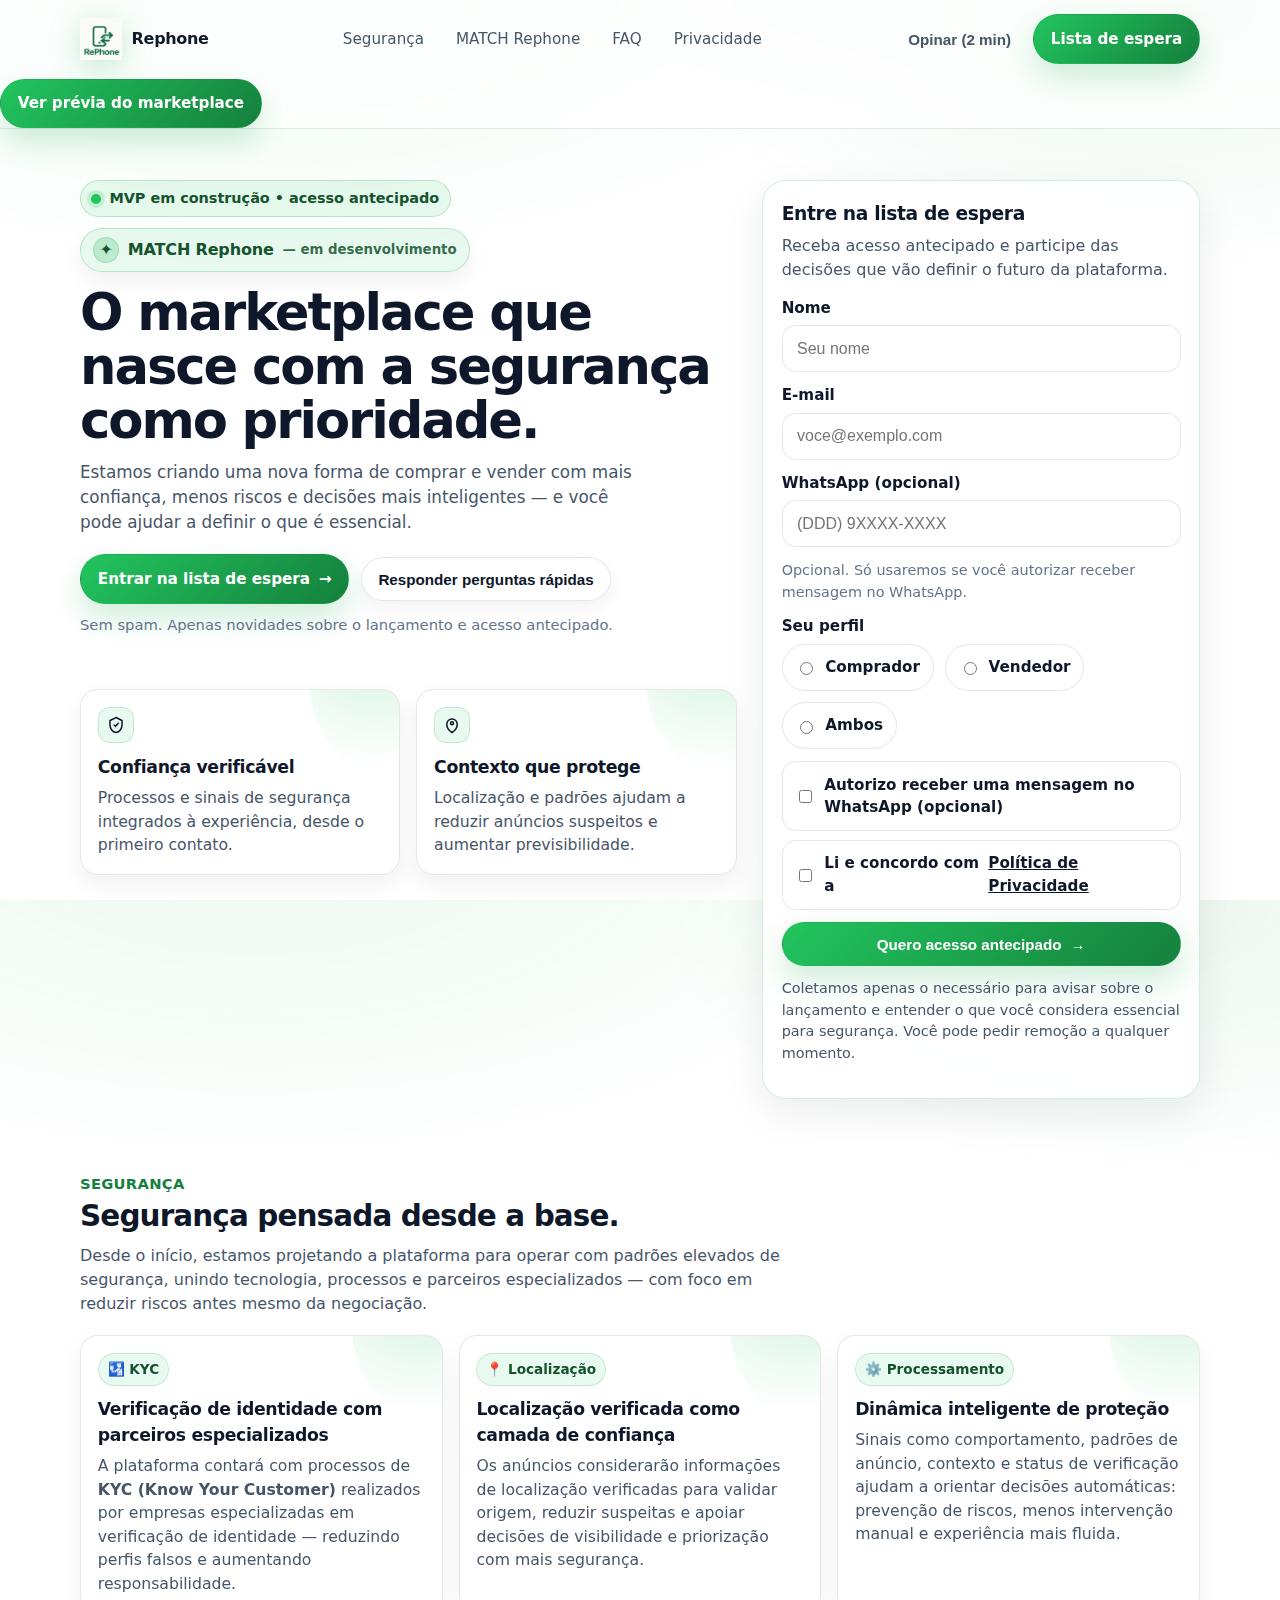
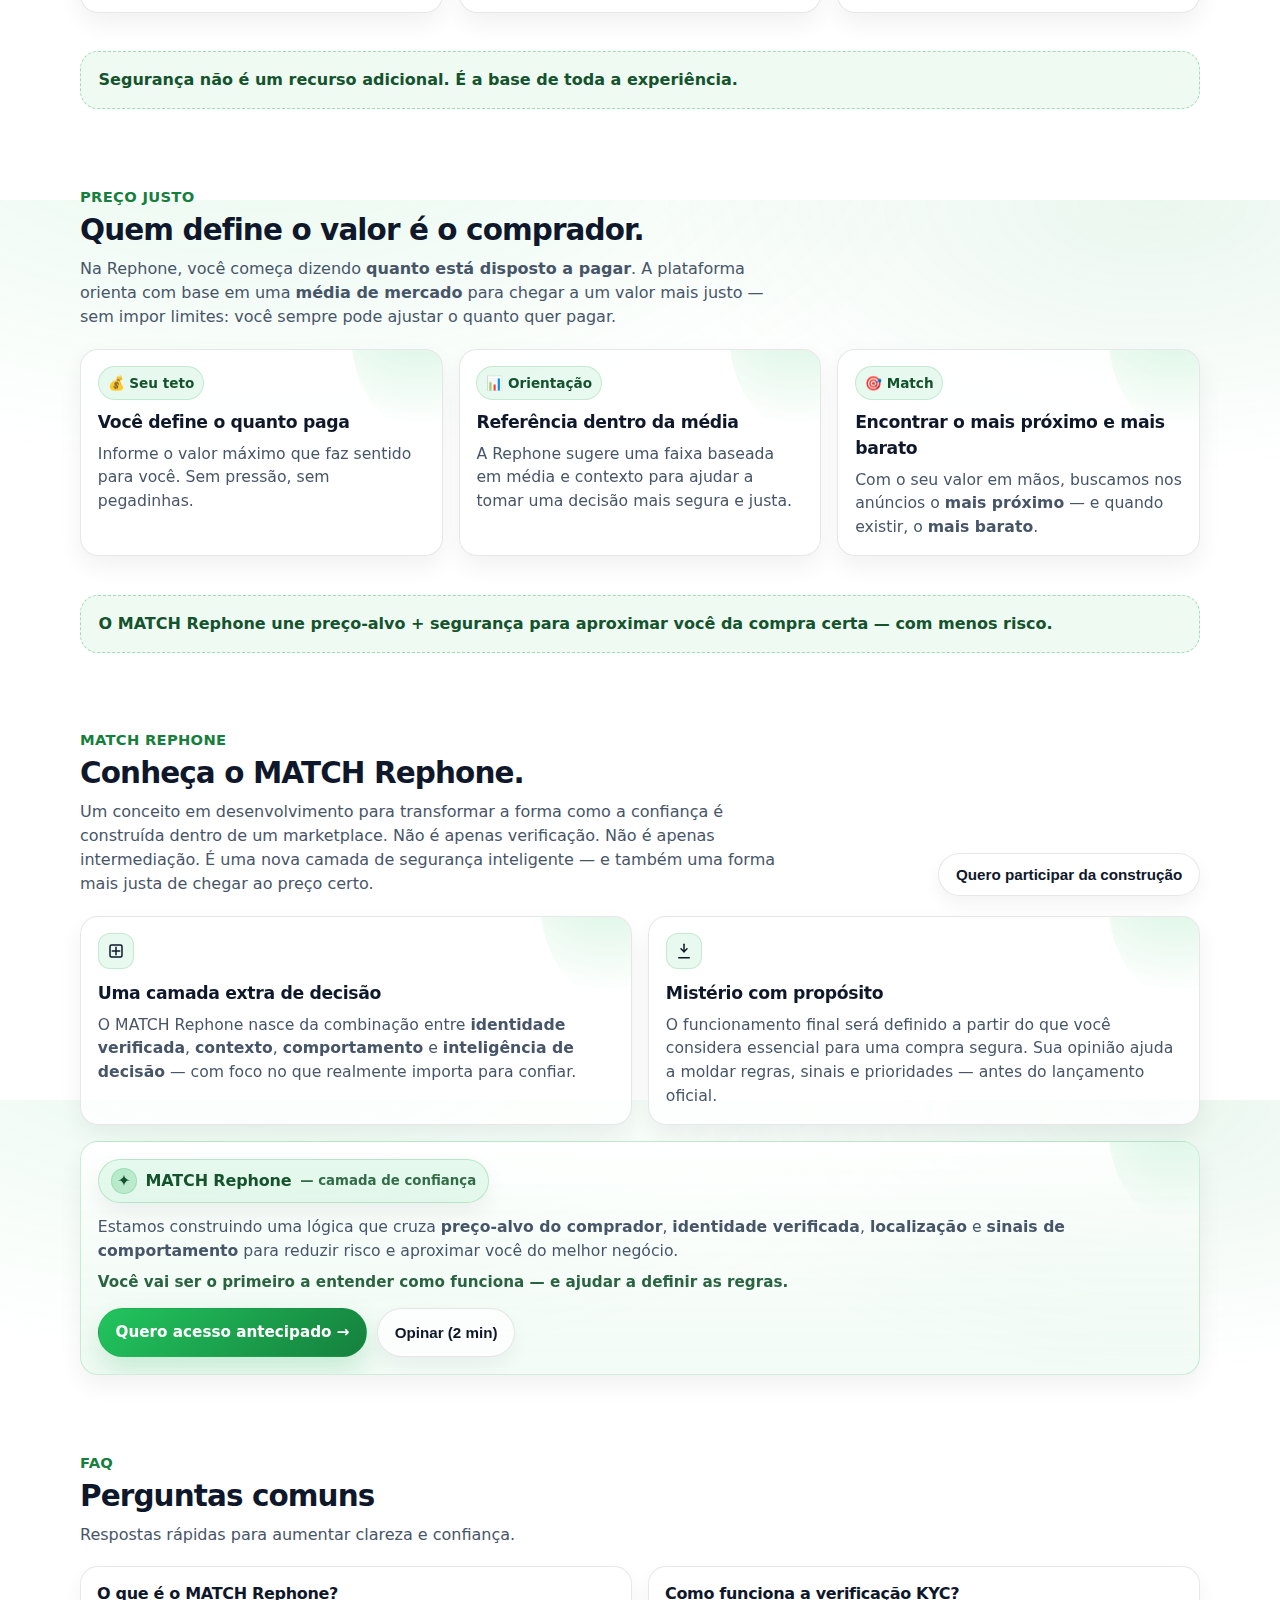
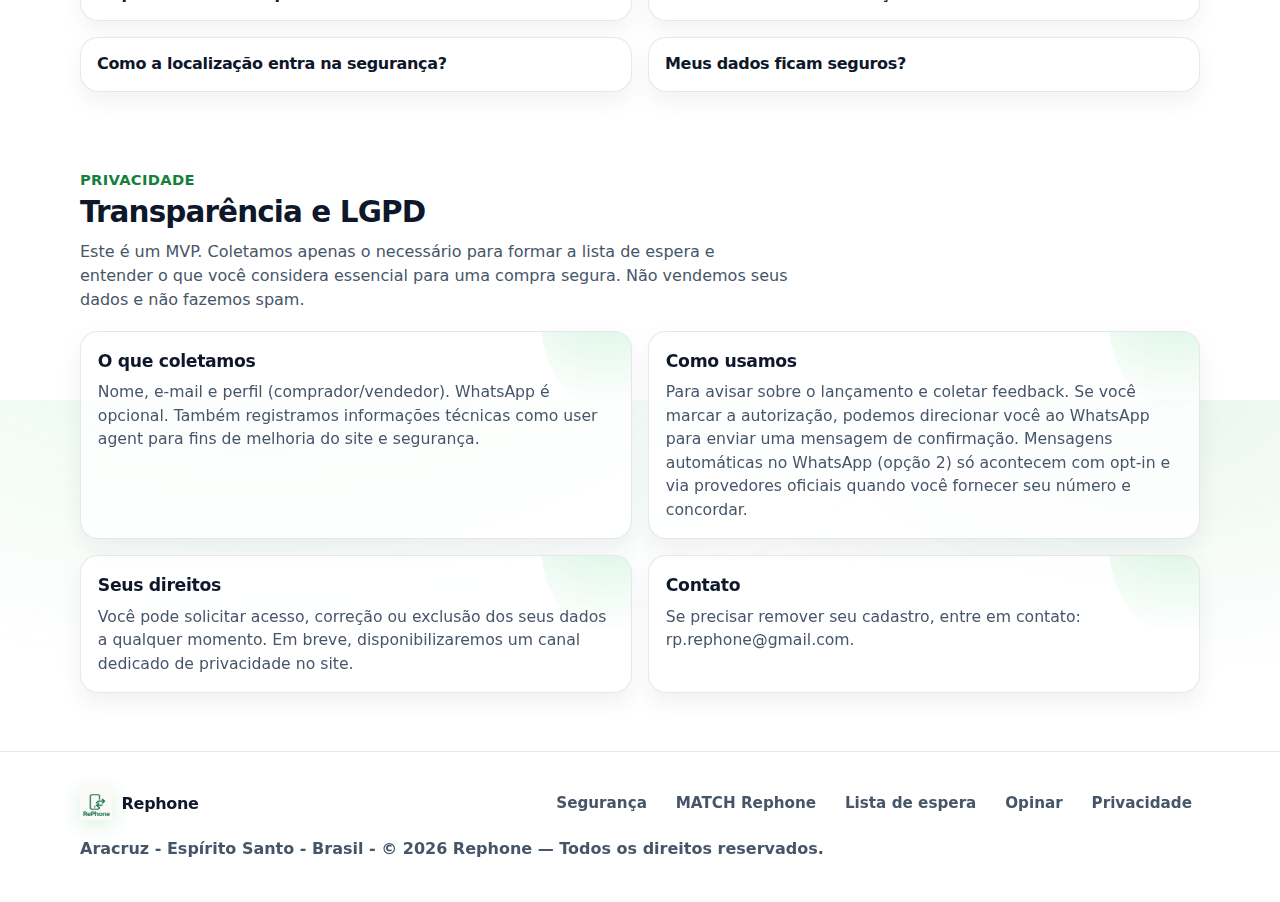
<file: index.html>
<!doctype html>
<html lang="pt-BR">
<head>
  <meta charset="utf-8" />
  <meta name="viewport" content="width=device-width,initial-scale=1" />
  <meta name="color-scheme" content="light" />
  <title>Rephone — Lista de Espera</title>
  <meta name="description" content="Rephone: marketplace com segurança como prioridade. O comprador define quanto quer pagar e o MATCH Rephone encontra ofertas mais justas e seguras. Entre na lista de espera." />

  <!-- Favicons -->
  <link rel="icon" href="assets/rephone-favicon.ico">
  <link rel="icon" type="image/png" sizes="32x32" href="assets/favicon-32.png">
  <link rel="icon" type="image/png" sizes="16x16" href="assets/favicon-16.png">
  <link rel="apple-touch-icon" sizes="180x180" href="assets/apple-touch-icon.png">

  <style>
    :root{
      --bg:#ffffff; --surface:#ffffff; --text:#0f172a; --muted:#475569; --muted-2:#64748b;
      --border: rgba(15, 23, 42, .10);
      --shadow: 0 14px 40px rgba(15, 23, 42, .08);
      --shadow-soft: 0 10px 24px rgba(15, 23, 42, .06);

      --green:#16a34a; --green-2:#22c55e; --green-3:#15803d;

      --radius:18px; --container:1120px;
      --focus: 0 0 0 4px rgba(34,197,94,.25);
    }
    *{ box-sizing:border-box; }
    html,body{ height:100%; }
    body{
      margin:0;
      font-family: ui-sans-serif, system-ui, -apple-system, Segoe UI, Roboto, Helvetica, Arial;
      color:var(--text);
      background: radial-gradient(1200px 600px at 20% -10%, rgba(34,197,94,.10), transparent 60%),
                  radial-gradient(900px 500px at 90% 0%, rgba(22,163,74,.09), transparent 55%),
                  var(--bg);
      line-height:1.5;
    }
    a{ color:inherit; text-decoration:none; }
    .container{ width:min(var(--container), calc(100% - 2rem)); margin:0 auto; }

    /* Skip link */
    .skip{
      position:absolute; left:-999px; top:auto; width:1px; height:1px; overflow:hidden;
    }
    .skip:focus{
      left:1rem; top:1rem; width:auto; height:auto;
      padding:.7rem .9rem; border-radius:999px;
      background:#fff; border:1px solid var(--border);
      box-shadow: var(--focus), var(--shadow-soft);
      z-index:200;
    }

    /* Topbar */
    .topbar{
      position:sticky; top:0; z-index:50;
      background: rgba(255,255,255,.72);
      backdrop-filter: blur(14px);
      border-bottom:1px solid var(--border);
    }
    .topbar-inner{ display:flex; align-items:center; justify-content:space-between; gap:1rem; padding:.9rem 0; }
    .brand{ display:flex; align-items:center; gap:.6rem; font-weight:800; letter-spacing:-0.02em; }
    .logo-img{
      height:42px;
      width:auto;
      display:block;
      filter: drop-shadow(0 6px 14px rgba(22,163,74,0.25));
    }

    .nav{ display:flex; align-items:center; gap:.8rem; }
    .nav a{ font-size:.95rem; color:var(--muted); padding:.45rem .6rem; border-radius:12px; }
    .nav a:hover{ background: rgba(15,23,42,.04); color:var(--text); }
    .actions{ display:flex; gap:.6rem; align-items:center; }

    /* Buttons */
    .btn{
      display:inline-flex; align-items:center; justify-content:center; gap:.55rem;
      border:1px solid var(--border);
      background:#fff; color:var(--text);
      border-radius:999px;
      padding:.78rem 1.05rem;
      font-weight:650; font-size:.95rem;
      box-shadow: 0 8px 18px rgba(15,23,42,.05);
      cursor:pointer;
      transition: transform .12s ease, box-shadow .12s ease, background .12s ease, border-color .12s ease;
      white-space:nowrap;
    }
    .btn:hover{ transform: translateY(-1px); box-shadow: 0 14px 26px rgba(15,23,42,.08); }
    .btn:active{ transform: translateY(0px); box-shadow: 0 8px 18px rgba(15,23,42,.06); }
    .btn:focus-visible{ outline:none; box-shadow: var(--focus), 0 12px 26px rgba(15,23,42,.10); }

    .btn-primary{
      border-color: rgba(22,163,74,.25);
      background: linear-gradient(135deg, var(--green-2), var(--green-3));
      color:#fff;
      box-shadow: 0 14px 30px rgba(22,163,74,.20);
    }
    .btn-primary:hover{ box-shadow: 0 18px 40px rgba(22,163,74,.26); }
    .btn-ghost{ background: rgba(255,255,255,.7); }
    .btn-link{ background:transparent; border-color:transparent; box-shadow:none; padding:.6rem .7rem; color:var(--muted); }
    .btn-link:hover{ background: rgba(15,23,42,.04); color:var(--text); }

    /* Hero */
    .hero{ padding: 3.2rem 0 2.2rem; }
    .hero-grid{ display:grid; grid-template-columns: 1.2fr .8fr; gap:1.6rem; align-items:start; }

    .badge{
      display:inline-flex; align-items:center; gap:.5rem;
      padding:.4rem .65rem; border-radius:999px;
      border: 1px solid rgba(22,163,74,.22);
      background: rgba(34,197,94,.10);
      color:#14532d;
      font-weight:650; font-size:.9rem;
    }
    .badge .dot{ width:10px; height:10px; border-radius:999px; background:var(--green-2); box-shadow: 0 0 0 4px rgba(34,197,94,.18); }

    h1{ margin:.9rem 0 .75rem; font-size: clamp(2.1rem, 4vw, 3.2rem); line-height:1.05; letter-spacing:-0.04em; }
    .lead{ color:var(--muted); font-size:1.05rem; max-width:52ch; margin:0 0 1.2rem; }
    .hero-cta{ display:flex; flex-wrap:wrap; gap:.7rem; align-items:center; margin-top:1rem; }
    .micro{ font-size:.92rem; color:var(--muted-2); margin-top:.6rem; }

    /* Sections + cards */
    .section{ padding: 2.4rem 0; }
    .section-head{ display:flex; align-items:flex-end; justify-content:space-between; gap:1rem; margin-bottom:1.2rem; }
    .kicker{ color:var(--green-3); font-weight:750; letter-spacing:.02em; font-size:.92rem; text-transform:uppercase; }
    h2{ margin:.35rem 0 0; font-size: clamp(1.35rem, 2.3vw, 2rem); letter-spacing:-0.03em; line-height:1.15; }
    .subtext{ color:var(--muted); max-width:70ch; margin:.6rem 0 0; }

    .grid-3{ display:grid; grid-template-columns: repeat(3, 1fr); gap:1rem; }
    .grid-2{ display:grid; grid-template-columns: repeat(2, 1fr); gap:1rem; }

    .card{
      background: rgba(255,255,255,.78);
      border:1px solid var(--border);
      border-radius: var(--radius);
      box-shadow: var(--shadow-soft);
      padding: 1.05rem;
      position:relative; overflow:hidden;
    }
    .card::before{
      content:""; position:absolute; width:220px; height:220px; border-radius:999px;
      background: radial-gradient(circle at 30% 30%, rgba(34,197,94,.22), transparent 60%);
      top:-120px; right:-130px; pointer-events:none;
    }
    .card h3{ margin:0 0 .35rem; font-size:1.08rem; letter-spacing:-0.02em; }
    .card p{ margin:0; color:var(--muted); font-size:.98rem; }

    .pill{
      display:inline-flex; align-items:center; gap:.45rem;
      border-radius:999px; padding:.35rem .55rem;
      font-size:.85rem; font-weight:650;
      border:1px solid rgba(22,163,74,.18);
      background: rgba(34,197,94,.10);
      color:#14532d;
      margin-bottom:.65rem;
    }
    .icon{
      width:36px; height:36px; border-radius:12px;
      background: rgba(34,197,94,.10);
      border:1px solid rgba(22,163,74,.18);
      display:grid; place-items:center;
      margin-bottom:.75rem;
    }
    .icon svg{ width:18px; height:18px; }

    /* Waitlist panel */
    .panel{
      background: rgba(255,255,255,.84);
      border:1px solid rgba(22,163,74,.18);
      border-radius: calc(var(--radius) + 6px);
      box-shadow: var(--shadow);
      padding:1.15rem;
      position: sticky;
      top: 86px;
    }
    .panel h3{ margin:0 0 .35rem; letter-spacing:-0.02em; }
    .panel p{ margin:0 0 .95rem; color:var(--muted); }

    /* Forms */
    form{ display:grid; gap:.75rem; }
    label{ font-weight:650; font-size:.95rem; }
    .field{ display:grid; gap:.35rem; }
    .input, textarea{
      width:100%;
      padding:.85rem .9rem;
      border-radius:14px;
      border:1px solid var(--border);
      background: rgba(255,255,255,.92);
      font-size:1rem;
      color:var(--text);
      outline:none;
      transition: box-shadow .12s ease, border-color .12s ease;
    }
    .input:focus, textarea:focus{ box-shadow: var(--focus); border-color: rgba(34,197,94,.35); }

    .radios{ display:flex; gap:.7rem; flex-wrap:wrap; }
    .chip{
      display:flex; align-items:center; gap:.55rem;
      padding:.7rem .8rem;
      border-radius:999px;
      border:1px solid var(--border);
      background: rgba(255,255,255,.9);
      cursor:pointer; user-select:none;
      transition: transform .12s ease;
    }
    .chip:hover{ transform: translateY(-1px); }
    .chip input{ accent-color: var(--green-2); }

    .fineprint{ color:var(--muted-2); font-size:.9rem; margin:.45rem 0 0; }

    .toast{
      margin-top:.75rem;
      padding:.8rem .9rem;
      border-radius:14px;
      border:1px solid rgba(22,163,74,.22);
      background: rgba(34,197,94,.10);
      color:#14532d;
      font-weight:650;
      display:none;
    }

    .quote{
      padding: 1rem 1.1rem;
      border-radius: var(--radius);
      border: 1px dashed rgba(22,163,74,.35);
      background: rgba(34,197,94,.08);
      color:#14532d;
      font-weight:650;
    }

    /* FAQ */
    details{
      border:1px solid var(--border);
      border-radius: var(--radius);
      background: rgba(255,255,255,.8);
      box-shadow: 0 10px 22px rgba(15,23,42,.05);
      padding:.9rem 1rem;
    }
    details summary{
      cursor:pointer;
      font-weight:750;
      letter-spacing:-0.02em;
      list-style:none;
    }
    details summary::-webkit-details-marker{ display:none; }
    details p{ margin:.65rem 0 0; color:var(--muted); }

    /* MATCH badge (feature fantasma) */
    .match-badge{
      display:inline-flex;
      align-items:center;
      gap:.55rem;
      padding:.5rem .75rem;
      border-radius: 999px;
      border: 1px solid rgba(22,163,74,.22);
      background: rgba(34,197,94,.10);
      color: #14532d;
      font-weight: 800;
      letter-spacing: -0.01em;
      box-shadow: 0 10px 22px rgba(15,23,42,.06);
    }
    .match-badge .spark{
      width: 26px;
      height: 26px;
      border-radius: 999px;
      display:grid;
      place-items:center;
      background: linear-gradient(135deg, rgba(34,197,94,.25), rgba(22,163,74,.18));
      border: 1px solid rgba(22,163,74,.18);
    }
    .match-badge small{
      font-weight: 700;
      color: rgba(20,83,45,.85);
      letter-spacing: 0;
    }
    .match-card{
      border: 1px solid rgba(22,163,74,.20);
      background: linear-gradient(180deg, rgba(255,255,255,.90), rgba(34,197,94,.06));
    }
    .match-card .hint{
      margin-top:.5rem;
      color: rgba(20,83,45,.90);
      font-weight: 650;
      font-size: .95rem;
    }

    /* Footer */
    footer{
      padding: 2.2rem 0 2.6rem;
      border-top:1px solid var(--border);
      margin-top:1.2rem;
      background: rgba(255,255,255,.65);
      backdrop-filter: blur(8px);
    }
    .footer-grid{ display:flex; flex-wrap:wrap; align-items:center; justify-content:space-between; gap:1rem; }
    .footer-links{ display:flex; flex-wrap:wrap; gap:.8rem; color:var(--muted); font-weight:600; font-size:.95rem; }
    .footer-links a{ padding:.35rem .5rem; border-radius:12px; }
    .footer-links a:hover{ background: rgba(15,23,42,.04); color:var(--text); }

    .footer-brand{ display:flex; align-items:center; gap:.6rem; }
    .footer-logo{ height:32px; width:auto; opacity:.92; filter: drop-shadow(0 4px 10px rgba(22,163,74,0.18)); }
  
    /* Controle de scroll quando modal está aberto */
      body.modal-open{
      overflow: hidden;
}
    /* Modal */
    .modal-backdrop{
      position:fixed; inset:0;
      background: rgba(15,23,42,.55);
      display:none;
      align-items:center; justify-content:center;
      padding:1rem;
      z-index:100;
    }
    .modal{
      width:min(720px, 100%);
      background: rgba(255,255,255,.92);
      border:1px solid rgba(255,255,255,.45);
      border-radius:22px;
      box-shadow: 0 30px 80px rgba(15,23,42,.25);
      overflow:hidden;
      backdrop-filter: blur(12px);
    }
    .modal-header{
      padding:1rem 1.1rem;
      border-bottom:1px solid var(--border);
      display:flex; align-items:flex-start; justify-content:space-between; gap:1rem;
    }
    .modal-header h3{ margin:0; letter-spacing:-0.02em; }
    .modal-header p{ margin:.35rem 0 0; color:var(--muted); font-size:.95rem; }
    .modal-body{ padding:1rem 1.1rem 1.1rem; }

    .q{
      border:1px solid var(--border);
      border-radius: var(--radius);
      padding:.9rem;
      background: rgba(255,255,255,.86);
      margin-bottom:.75rem;
    }
    .q legend{ font-weight:750; letter-spacing:-0.02em; margin-bottom:.55rem; }
    .checks{
      display:grid;
      grid-template-columns: 1fr 1fr;
      gap:.55rem .7rem;
      margin-top:.55rem;
    }
    .check{
      display:flex; align-items:flex-start; gap:.55rem;
      padding:.55rem .6rem;
      border-radius:14px;
      border:1px solid rgba(15,23,42,.08);
      background: rgba(15,23,42,.02);
    }
    .check input{ margin-top:.2rem; accent-color: var(--green-2); }
    textarea{ min-height:90px; resize:vertical; }
    .modal-actions{ display:flex; justify-content:flex-end; gap:.6rem; padding-top:.2rem; }

    /* Responsive */
    @media (max-width: 980px){
      .hero-grid{ grid-template-columns:1fr; }
      .panel{ position:relative; top:0; }
      .grid-3{ grid-template-columns:1fr; }
      .grid-2{ grid-template-columns:1fr; }
    }
    @media (max-width: 560px){
      .nav{ display:none; }
      .btn{ width:100%; }
      .hero-cta{ align-items:stretch; }
      .checks{ grid-template-columns:1fr; }
      .logo-img{ height:36px; }
    }
    @media (prefers-reduced-motion: reduce){
      *{ transition:none !important; scroll-behavior:auto !important; }
    }
  /* ===== FIX SCROLL MODAL (mobile + geral) ===== */

/* Modal não pode ultrapassar a tela */
.modal{
  max-height: 92vh;
  display: flex;
  flex-direction: column;
}

/* Quem rola é o body do modal */
.modal-body{
  overflow-y: auto;
  -webkit-overflow-scrolling: touch; /* iOS */
  overscroll-behavior: contain;
  touch-action: pan-y;
}

/* No mobile, deixa mais "full screen" e com header fixo */
@media (max-width: 560px){
  .modal-backdrop{
    align-items: flex-end; /* modal “sobe” de baixo */
    padding: 0.75rem;
  }
  .modal{
    width: 100%;
    max-height: 94vh;
    border-radius: 18px;
  }
}
  /* ===== FIX MATCH HEADER (mobile) ===== */
@media (max-width: 768px){
  #match .section-head{
    flex-direction: column;
    align-items: flex-start;
    gap: 12px;
  }

  #match .section-head > div:last-child{
    width: 100%;
  }

  #match #openSurveyMatch{
    width: 100%;
    justify-content: center;
  }

  /* Botões da faixa “Feature fantasma” do MATCH em coluna no mobile */
  #match .match-card div[style*="display:flex"]{
    flex-direction: column;
  }
  #match .match-card a.btn,
  #match .match-card button.btn{
    width: 100%;
    justify-content: center;
  }
}
  </style>
</head>

<body>
  <a class="skip" href="#conteudo">Pular para o conteúdo</a>

  <header class="topbar" role="banner">
    <div class="container topbar-inner">
      <a class="brand" href="#conteudo" aria-label="Rephone (início)">
        <img src="assets/logo-rephone.png" alt="Rephone" class="logo-img">
        <span>Rephone</span>
      </a>

      <nav class="nav" aria-label="Navegação principal">
        <a href="#seguranca">Segurança</a>
        <a href="#match">MATCH Rephone</a>
        <a href="#faq">FAQ</a>
        <a href="#privacidade">Privacidade</a>
      </nav>

      <div class="actions">
        <button class="btn btn-link" type="button" id="openSurveyTop">Opinar (2 min)</button>
        <a class="btn btn-primary" href="#waitlist">Lista de espera</a>
      </div>
    </div>
    <a href="/v3" class="btn btn-primary">
  Ver prévia do marketplace
    </a>
  </header>

  <main id="conteudo">
    <section class="hero">
      <div class="container hero-grid">
        <div>
          <div class="badge">
            <span class="dot" aria-hidden="true"></span>
            MVP em construção • acesso antecipado
          </div>

          <div style="margin-top:.7rem;">
            <span class="match-badge" aria-label="MATCH Rephone em desenvolvimento">
              <span class="spark" aria-hidden="true">✦</span>
              MATCH Rephone <small>— em desenvolvimento</small>
            </span>
          </div>

          <h1>O marketplace que nasce com a segurança como prioridade.</h1>

          <p class="lead">
            Estamos criando uma nova forma de comprar e vender com mais confiança,
            menos riscos e decisões mais inteligentes — e você pode ajudar a definir o que é essencial.
          </p>

          <div class="hero-cta">
            <a class="btn btn-primary" href="#waitlist">Entrar na lista de espera <span aria-hidden="true">→</span></a>
            <button class="btn btn-ghost" type="button" id="openSurveyHero">Responder perguntas rápidas</button>
          </div>

          <p class="micro">Sem spam. Apenas novidades sobre o lançamento e acesso antecipado.</p>

          <div class="section" style="padding-bottom:0;">
            <div class="grid-2">
              <div class="card">
                <div class="icon" aria-hidden="true">
                  <svg viewBox="0 0 24 24" fill="none">
                    <path d="M12 2l8 4v6c0 5-3.2 9.4-8 10-4.8-.6-8-5-8-10V6l8-4z" stroke="currentColor" stroke-width="2" />
                    <path d="M9.5 12l1.8 1.8 3.8-4.2" stroke="currentColor" stroke-width="2" stroke-linecap="round" stroke-linejoin="round"/>
                  </svg>
                </div>
                <h3>Confiança verificável</h3>
                <p>Processos e sinais de segurança integrados à experiência, desde o primeiro contato.</p>
              </div>

              <div class="card">
                <div class="icon" aria-hidden="true">
                  <svg viewBox="0 0 24 24" fill="none">
                    <path d="M12 22s7-4.4 7-11a7 7 0 10-14 0c0 6.6 7 11 7 11z" stroke="currentColor" stroke-width="2"/>
                    <path d="M12 11.5a2 2 0 100-4 2 2 0 000 4z" stroke="currentColor" stroke-width="2"/>
                  </svg>
                </div>
                <h3>Contexto que protege</h3>
                <p>Localização e padrões ajudam a reduzir anúncios suspeitos e aumentar previsibilidade.</p>
              </div>
            </div>
          </div>
        </div>

        <aside class="panel" id="waitlist" aria-label="Formulário de lista de espera">
          <h3>Entre na lista de espera</h3>
          <p>Receba acesso antecipado e participe das decisões que vão definir o futuro da plataforma.</p>

          <form id="waitlistForm" novalidate>
            <div class="field">
              <label for="nome">Nome</label>
              <input class="input" id="nome" name="nome" type="text" autocomplete="name" placeholder="Seu nome" required />
            </div>

            <div class="field">
              <label for="email">E-mail</label>
              <input class="input" id="email" name="email" type="email" autocomplete="email" placeholder="voce@exemplo.com" required />
            </div>


            <div class="field">
              <label for="whatsapp">WhatsApp (opcional)</label>
              <input class="input" id="whatsapp" name="whatsapp" type="tel" inputmode="tel" autocomplete="tel"
                     placeholder="(DDD) 9XXXX-XXXX" />
              <div class="fineprint">Opcional. Só usaremos se você autorizar receber mensagem no WhatsApp.</div>
            </div>

            <div class="field">
              <span style="font-weight:650; font-size:.95rem;">Seu perfil</span>
              <div class="radios" role="radiogroup" aria-label="Selecione seu perfil">
                <label class="chip"><input type="radio" name="perfil" value="Comprador" required /> Comprador</label>
                <label class="chip"><input type="radio" name="perfil" value="Vendedor" /> Vendedor</label>
                <label class="chip"><input type="radio" name="perfil" value="Ambos" /> Ambos</label>
              </div>
            </div>

            
            <div class="field" style="gap:.55rem;">
              <label class="chip" style="border-radius:14px;">
                <input type="checkbox" id="consentWhatsApp" />
                Autorizo receber uma mensagem no WhatsApp (opcional)
              </label>

              <label class="chip" style="border-radius:14px;">
                <input type="checkbox" id="consentLGPD" required />
                Li e concordo com a <a href="#privacidade" style="text-decoration:underline;">Política de Privacidade</a>
              </label>
            </div>


            <button class="btn btn-primary" type="submit" id="waitlistBtn">
              Quero acesso antecipado <span aria-hidden="true">→</span>
            </button>

            <p class="fineprint">Coletamos apenas o necessário para avisar sobre o lançamento e entender o que você considera essencial para segurança. Você pode pedir remoção a qualquer momento.</p>

            <div class="toast" id="toast" role="status" aria-live="polite"></div>

            <div class="toast" id="waToast" role="status" aria-live="polite" style="display:none;"></div>

            <div id="waCta" style="display:none; margin-top:.7rem;">
              <a class="btn btn-ghost" id="waLink" target="_blank" rel="noopener">
                Receber confirmação no WhatsApp
              </a>
              <div class="fineprint" style="margin-top:.45rem;">
                Você será direcionado ao WhatsApp com uma mensagem pronta. O envio acontece apenas se você confirmar.
              </div>
            </div>

          </form>
        </aside>
      </div>
    </section>

    <section class="section" id="seguranca">
      <div class="container">
        <div class="section-head">
          <div>
            <div class="kicker">Segurança</div>
            <h2>Segurança pensada desde a base.</h2>
            <p class="subtext">
              Desde o início, estamos projetando a plataforma para operar com padrões elevados de segurança,
              unindo tecnologia, processos e parceiros especializados — com foco em reduzir riscos antes mesmo da negociação.
            </p>
          </div>
        </div>

        <div class="grid-3">
          <article class="card">
            <div class="pill">🛂 KYC</div>
            <h3>Verificação de identidade com parceiros especializados</h3>
            <p>
              A plataforma contará com processos de <strong>KYC (Know Your Customer)</strong> realizados por empresas
              especializadas em verificação de identidade — reduzindo perfis falsos e aumentando responsabilidade.
            </p>
          </article>

          <article class="card">
            <div class="pill">📍 Localização</div>
            <h3>Localização verificada como camada de confiança</h3>
            <p>
              Os anúncios considerarão informações de localização verificadas para validar origem,
              reduzir suspeitas e apoiar decisões de visibilidade e priorização com mais segurança.
            </p>
          </article>

          <article class="card">
            <div class="pill">⚙️ Processamento</div>
            <h3>Dinâmica inteligente de proteção</h3>
            <p>
              Sinais como comportamento, padrões de anúncio, contexto e status de verificação ajudam a orientar
              decisões automáticas: prevenção de riscos, menos intervenção manual e experiência mais fluida.
            </p>
          </article>
        </div>

        <div class="section" style="padding-bottom:0;">
          <div class="quote">Segurança não é um recurso adicional. É a base de toda a experiência.</div>
        </div>
      </div>
    </section>

    
    <section class="section" id="preco-justo">
      <div class="container">
        <div class="section-head">
          <div>
            <div class="kicker">Preço justo</div>
            <h2>Quem define o valor é o comprador.</h2>
            <p class="subtext">
              Na Rephone, você começa dizendo <strong>quanto está disposto a pagar</strong>.
              A plataforma orienta com base em uma <strong>média de mercado</strong> para chegar a um valor mais justo — sem impor limites:
              você sempre pode ajustar o quanto quer pagar.
            </p>
          </div>
        </div>

        <div class="grid-3">
          <article class="card">
            <div class="pill">💰 Seu teto</div>
            <h3>Você define o quanto paga</h3>
            <p>Informe o valor máximo que faz sentido para você. Sem pressão, sem pegadinhas.</p>
          </article>

          <article class="card">
            <div class="pill">📊 Orientação</div>
            <h3>Referência dentro da média</h3>
            <p>A Rephone sugere uma faixa baseada em média e contexto para ajudar a tomar uma decisão mais segura e justa.</p>
          </article>

          <article class="card">
            <div class="pill">🎯 Match</div>
            <h3>Encontrar o mais próximo e mais barato</h3>
            <p>Com o seu valor em mãos, buscamos nos anúncios o <strong>mais próximo</strong> — e quando existir, o <strong>mais barato</strong>.</p>
          </article>
        </div>

        <div class="section" style="padding-bottom:0;">
          <div class="quote">
            O MATCH Rephone une <strong>preço-alvo</strong> + <strong>segurança</strong> para aproximar você da compra certa — com menos risco.
          </div>
        </div>
      </div>
    </section>


    <section class="section" id="match">
      <div class="container">
        <div class="section-head">
          <div>
            <div class="kicker">MATCH Rephone</div>
            <h2>Conheça o MATCH Rephone.</h2>
            <p class="subtext">
              Um conceito em desenvolvimento para transformar a forma como a confiança é construída dentro de um marketplace.
              Não é apenas verificação. Não é apenas intermediação. É uma nova camada de segurança inteligente — e também uma forma mais justa de chegar ao preço certo.
            </p>
          </div>
          <div>
            <button class="btn btn-ghost" type="button" id="openSurveyMatch">Quero participar da construção</button>
          </div>
        </div>

        <div class="grid-2">
          <div class="card">
            <div class="icon" aria-hidden="true">
              <svg viewBox="0 0 24 24" fill="none">
                <path d="M7 12h10M12 7v10" stroke="currentColor" stroke-width="2" stroke-linecap="round"/>
                <path d="M4 6a2 2 0 012-2h12a2 2 0 012 2v12a2 2 0 01-2 2H6a2 2 0 01-2-2V6z" stroke="currentColor" stroke-width="2"/>
              </svg>
            </div>
            <h3>Uma camada extra de decisão</h3>
            <p>
              O MATCH Rephone nasce da combinação entre <strong>identidade verificada</strong>, <strong>contexto</strong>,
              <strong>comportamento</strong> e <strong>inteligência de decisão</strong> — com foco no que realmente importa para confiar.
            </p>
          </div>

          <div class="card">
            <div class="icon" aria-hidden="true">
              <svg viewBox="0 0 24 24" fill="none">
                <path d="M12 3v10" stroke="currentColor" stroke-width="2" stroke-linecap="round"/>
                <path d="M8 9l4 4 4-4" stroke="currentColor" stroke-width="2" stroke-linecap="round" stroke-linejoin="round"/>
                <path d="M5 21h14" stroke="currentColor" stroke-width="2" stroke-linecap="round"/>
              </svg>
            </div>
            <h3>Mistério com propósito</h3>
            <p>
              O funcionamento final será definido a partir do que você considera essencial para uma compra segura.
              Sua opinião ajuda a moldar regras, sinais e prioridades — antes do lançamento oficial.
            </p>
          </div>

          <!-- Feature fantasma premium (badge + CTA) -->
          <div class="card match-card" style="grid-column: 1 / -1;">
            <div class="match-badge">
              <span class="spark" aria-hidden="true">✦</span>
              MATCH Rephone <small>— camada de confiança</small>
            </div>

            <p style="margin-top:.8rem; color: var(--muted);">
              Estamos construindo uma lógica que cruza <strong>preço-alvo do comprador</strong>, <strong>identidade verificada</strong>,
              <strong>localização</strong> e <strong>sinais de comportamento</strong> para reduzir risco e aproximar você do melhor negócio.
            </p>

            <p class="hint">
              Você vai ser o primeiro a entender como funciona — e ajudar a definir as regras.
            </p>

            <div style="margin-top:.9rem; display:flex; gap:.6rem; flex-wrap:wrap;">
              <a class="btn btn-primary" href="#waitlist">Quero acesso antecipado →</a>
              <button class="btn btn-ghost" type="button" id="openSurveyMatch2">Opinar (2 min)</button>
            </div>
          </div>

        </div>
      </div>
    </section>

    <section class="section" id="faq">
      <div class="container">
        <div class="section-head">
          <div>
            <div class="kicker">FAQ</div>
            <h2>Perguntas comuns</h2>
            <p class="subtext">Respostas rápidas para aumentar clareza e confiança.</p>
          </div>
        </div>

        <div class="grid-2">
          <details>
            <summary>O que é o MATCH Rephone?</summary>
            <p>
              É um conceito em desenvolvimento para criar uma camada extra de confiança e decisão dentro do marketplace.
              O formato final será construído com base no que usuários consideram essencial para segurança.
            </p>
          </details>

          <details>
            <summary>Como funciona a verificação KYC?</summary>
            <p>
              A plataforma está sendo desenhada para utilizar processos de KYC realizados por empresas especializadas,
              com foco em reduzir perfis falsos e aumentar responsabilidade nas negociações.
            </p>
          </details>

          <details>
            <summary>Como a localização entra na segurança?</summary>
            <p>
              Informações de localização verificadas ajudam a validar a origem das ofertas, reduzir anúncios suspeitos e
              apoiar decisões de visibilidade/priorização com mais previsibilidade.
            </p>
          </details>

          <details>
            <summary>Meus dados ficam seguros?</summary>
            <p>
              No MVP, coletamos apenas o necessário para contato sobre o lançamento e para pesquisas de opinião.
              Você sempre terá clareza do motivo da coleta e poderá solicitar remoção.
            </p>
          </details>
        </div>
      </div>
    </section>
  </main>


    <section class="section" id="privacidade">
      <div class="container">
        <div class="section-head">
          <div>
            <div class="kicker">Privacidade</div>
            <h2>Transparência e LGPD</h2>
            <p class="subtext">
              Este é um MVP. Coletamos apenas o necessário para formar a lista de espera e entender o que você considera essencial para uma compra segura.
              Não vendemos seus dados e não fazemos spam.
            </p>
          </div>
        </div>

        <div class="grid-2">
          <div class="card">
            <h3>O que coletamos</h3>
            <p>
              Nome, e-mail e perfil (comprador/vendedor). WhatsApp é opcional.
              Também registramos informações técnicas como user agent para fins de melhoria do site e segurança.
            </p>
          </div>

          <div class="card">
            <h3>Como usamos</h3>
            <p>
              Para avisar sobre o lançamento e coletar feedback. Se você marcar a autorização, podemos direcionar você ao WhatsApp para enviar uma mensagem de confirmação.
              Mensagens automáticas no WhatsApp (opção 2) só acontecem com opt-in e via provedores oficiais quando você fornecer seu número e concordar.
            </p>
          </div>

          <div class="card">
            <h3>Seus direitos</h3>
            <p>
              Você pode solicitar acesso, correção ou exclusão dos seus dados a qualquer momento.
              Em breve, disponibilizaremos um canal dedicado de privacidade no site.
            </p>
          </div>

          <div class="card">
            <h3>Contato</h3>
            <p>
              Se precisar remover seu cadastro, entre em contato: rp.rephone@gmail.com.
            </p>
          </div>
        </div>
      </div>
    </section>


  <footer role="contentinfo">
    <div class="container footer-grid">
      <div class="footer-brand" aria-label="Rephone">
        <img src="assets/logo-rephone.png" alt="Rephone" class="footer-logo">
        <span style="font-weight:800; letter-spacing:-0.02em;">Rephone</span>
      </div>

      <div class="footer-links" aria-label="Links de rodapé">
        <a href="#seguranca">Segurança</a>
        <a href="#match">MATCH Rephone</a>
        <a href="#waitlist">Lista de espera</a>
        <a href="#" id="openSurveyFooter">Opinar</a>
        <a href="#privacidade">Privacidade</a>
      </div>

      <div style="color:var(--muted); font-weight:600;">
        Aracruz - Espírito Santo - Brasil  -  © <span id="year"></span> Rephone — Todos os direitos reservados. 
      </div>
    </div>
  </footer>

  <!-- MODAL SURVEY -->
  <div class="modal-backdrop" id="surveyBackdrop" aria-hidden="true">
    <div class="modal" role="dialog" aria-modal="true" aria-labelledby="surveyTitle" aria-describedby="surveyDesc">
      <div class="modal-header">
        <div>
          <h3 id="surveyTitle">Perguntas rápidas (2 min)</h3>
          <p id="surveyDesc">Sua opinião ajuda a definir o que é essencial para uma compra segura — e como o MATCH Rephone deve funcionar.</p>
        </div>
        <button class="btn btn-link" type="button" id="closeSurvey" aria-label="Fechar">Fechar ✕</button>
      </div>

      <div class="modal-body">
        <form id="surveyForm">
          <fieldset class="q">
            <legend>O que mais te preocupa ao comprar online?</legend>
            <div class="checks">
              <label class="check"><input type="checkbox" name="medos" value="Golpes" /> Golpes / fraude</label>
              <label class="check"><input type="checkbox" name="medos" value="Produto não entregue" /> Produto não entregue</label>
              <label class="check"><input type="checkbox" name="medos" value="Produto diferente" /> Produto diferente do anúncio</label>
              <label class="check"><input type="checkbox" name="medos" value="Perfil falso" /> Perfil falso</label>
              <label class="check"><input type="checkbox" name="medos" value="Pagamento inseguro" /> Pagamento inseguro</label>
              <label class="check"><input type="checkbox" name="medos" value="Sem suporte" /> Falta de suporte</label>
            </div>
          </fieldset>

          <fieldset class="q">
            <legend>O que mais te faria confiar em uma plataforma?</legend>
            <div class="checks">
              <label class="check"><input type="checkbox" name="confianca" value="KYC" /> Identidade verificada (KYC)</label>
              <label class="check"><input type="checkbox" name="confianca" value="Localização" /> Localização verificada</label>
              <label class="check"><input type="checkbox" name="confianca" value="Mediação inteligente" /> Mediação inteligente</label>
              <label class="check"><input type="checkbox" name="confianca" value="Reembolso" /> Garantia de reembolso</label>
              <label class="check"><input type="checkbox" name="confianca" value="Suporte" /> Suporte rápido e claro</label>
              <label class="check"><input type="checkbox" name="confianca" value="Avaliações avançadas" /> Avaliações avançadas</label>
            </div>
          </fieldset>

          <div class="q">
            <label for="comentarios" style="display:block; font-weight:750; letter-spacing:-0.02em; margin-bottom:.45rem;">
              Se você pudesse pedir UMA coisa para tornar compras mais seguras, o que seria?
            </label>
            <textarea id="comentarios" name="comentarios" placeholder="Escreva aqui (opcional)"></textarea>
          </div>

          <div class="modal-actions">
            <button class="btn btn-ghost" type="button" id="cancelSurvey">Cancelar</button>
            <button class="btn btn-primary" type="submit" id="surveyBtn">Enviar opinião</button>
          </div>

          <div class="toast" id="surveyToast" role="status" aria-live="polite" style="display:none;"></div>
        </form>
      </div>
    </div>
  </div>

  <script>
    // ====== CONFIG (SEU WEBHOOK) ======
    const ENDPOINT_URL = "https://script.google.com/macros/s/AKfycbxBjE5A5qKMylmA2vXYLJ4o6spPPspIXkJ4NYWOasQgMcYCtv0Z0nCFzYIdGwW1umiT-g/exec";
    // WhatsApp (opção 1: clique para enviar)
    // Troque pelo seu número WhatsApp Business no formato: "55DDDNÚMERO" (ex.: 5511999999999)
    const WHATSAPP_BUSINESS_NUMBER = "5527998205547";

    // Util
    const $ = (sel, root=document) => root.querySelector(sel);
    const $$ = (sel, root=document) => Array.from(root.querySelectorAll(sel));

    $("#year").textContent = new Date().getFullYear();


    function onlyDigits(str){ return String(str || "").replace(/\D+/g, ""); }

    function buildWhatsAppLink(nome, perfil){
      const text = encodeURIComponent(
        `Oi! Eu sou ${nome} e acabei de entrar na lista de espera da Rephone (${perfil}). Quero receber novidades sobre o MATCH Rephone e o modelo de preço justo.`
      );
      return `https://wa.me/${WHATSAPP_BUSINESS_NUMBER}?text=${text}`;
    }


    function getRadioValue(name){
      const el = document.querySelector(`input[name="${name}"]:checked`);
      return el ? el.value : "";
    }

    function setToast(el, msg, kind="ok"){
      el.style.display = "block";
      el.textContent = msg;

      if(kind === "ok"){
        el.style.background = "rgba(34,197,94,.10)";
        el.style.borderColor = "rgba(22,163,74,.22)";
        el.style.color = "#14532d";
      } else {
        el.style.background = "rgba(15,23,42,.06)";
        el.style.borderColor = "rgba(15,23,42,.12)";
        el.style.color = "var(--text)";
      }
    }

    async function postToWebhook(payload){
      // Use text/plain para evitar preflight/CORS em muitos cenários de Apps Script
      const res = await fetch(ENDPOINT_URL, {
        method: "POST",
        headers: { "Content-Type": "text/plain;charset=utf-8" },
        body: JSON.stringify(payload)
      });

      const out = await res.json().catch(() => ({}));
      if(!res.ok || !out.ok) throw new Error(out.error || "Falha ao enviar.");
      return out;
    }

    // ====== WAITLIST SUBMIT ======
    const waitlistForm = $("#waitlistForm");
    const toast = $("#toast");
    const waitlistBtn = $("#waitlistBtn");

    waitlistForm.addEventListener("submit", async (e) => {
      e.preventDefault();

      const nome = $("#nome").value.trim();
      const email = $("#email").value.trim();
      const whatsapp = $("#whatsapp") ? $("#whatsapp").value.trim() : "";
      const perfil = getRadioValue("perfil");
      const consentLGPD = $("#consentLGPD") ? $("#consentLGPD").checked : true;
      const consentWhatsApp = $("#consentWhatsApp") ? $("#consentWhatsApp").checked : false;

      // Reset WhatsApp CTA
      const waCta = $("#waCta");
      const waLink = $("#waLink");
      const waToast = $("#waToast");
      if(waCta) waCta.style.display = "none";
      if(waToast) waToast.style.display = "none";

      if(!nome || !email || !perfil){
        setToast(toast, "⚠️ Preencha nome, e-mail e selecione um perfil.", "err");
        return;
      }

      if(!consentLGPD){
        setToast(toast, "⚠️ Para continuar, aceite a Política de Privacidade.", "err");
        return;
      }

      if(consentWhatsApp && !onlyDigits(whatsapp)){
        setToast(toast, "⚠️ Informe um WhatsApp válido ou desmarque a autorização.", "err");
        return;
      }

      waitlistBtn.disabled = true;
      waitlistBtn.style.opacity = "0.85";

      try{
        await postToWebhook({
          type: "waitlist",
          nome, email, perfil,
          whatsapp: onlyDigits(whatsapp),
          consentWhatsApp,
          consentLGPD,
          userAgent: navigator.userAgent
        });

        setToast(toast, "✅ Inscrição registrada! Em breve você receberá novidades.", "ok");

        // Opção 1: WhatsApp com clique (o usuário confirma o envio)
        if(consentWhatsApp && waCta && waLink){
          waLink.href = buildWhatsAppLink(nome, perfil);
          waCta.style.display = "block";
          if(waToast){
            waToast.style.display = "block";
            setToast(waToast, "📲 Quer confirmar no WhatsApp? Clique abaixo para abrir uma mensagem pronta.", "ok");
          }
        }

        waitlistForm.reset();
      } catch (err){
        setToast(toast, "❌ Não foi possível registrar agora. Tente novamente.", "err");
      } finally {
        waitlistBtn.disabled = false;
        waitlistBtn.style.opacity = "1";
      }
    });

    // ====== SURVEY MODAL ======
    const backdrop = $("#surveyBackdrop");
    const closeSurvey = $("#closeSurvey");
    const cancelSurvey = $("#cancelSurvey");
    const surveyForm = $("#surveyForm");
    const surveyToast = $("#surveyToast");
    const surveyBtn = $("#surveyBtn");
    let lastFocus = null;

    function openModal(){
      lastFocus = document.activeElement;
      backdrop.style.display = "flex";
      backdrop.setAttribute("aria-hidden", "false");
      closeSurvey.focus();
      document.body.style.overflow = "hidden";
      document.body.classList.add("modal-open")
    }

    function closeModal(){
      backdrop.style.display = "none";
      backdrop.setAttribute("aria-hidden", "true");
      document.body.style.overflow = "";
      surveyToast.style.display = "none";
      surveyToast.textContent = "";
      surveyForm.reset();
      if(lastFocus) lastFocus.focus();
      document.body.classList.remove("modal-open")
    }

    // Open triggers (inclui o botão novo openSurveyMatch2)
    ["#openSurveyTop","#openSurveyHero","#openSurveyMatch","#openSurveyMatch2","#openSurveyFooter"].forEach(id => {
      const el = $(id);
      if(el) el.addEventListener("click", (e) => { e.preventDefault(); openModal(); });
    });

    closeSurvey.addEventListener("click", closeModal);
    cancelSurvey.addEventListener("click", closeModal);

    backdrop.addEventListener("click", (e) => { if(e.target === backdrop) closeModal(); });
    document.addEventListener("keydown", (e) => {
      if(e.key === "Escape" && backdrop.style.display === "flex") closeModal();
    });

    // Focus trap
    document.addEventListener("keydown", (e) => {
      if(backdrop.style.display !== "flex" || e.key !== "Tab") return;
      const focusables = $$('button, [href], input, textarea, select, [tabindex]:not([tabindex="-1"])', backdrop)
        .filter(el => !el.disabled && el.offsetParent !== null);
      if(!focusables.length) return;
      const first = focusables[0], last = focusables[focusables.length - 1];
      if(e.shiftKey && document.activeElement === first){ e.preventDefault(); last.focus(); }
      else if(!e.shiftKey && document.activeElement === last){ e.preventDefault(); first.focus(); }
    });

    // ====== SURVEY SUBMIT ======
    surveyForm.addEventListener("submit", async (e) => {
      e.preventDefault();

      const medos = $$('input[name="medos"]:checked', surveyForm).map(x => x.value);
      const confianca = $$('input[name="confianca"]:checked', surveyForm).map(x => x.value);
      const comentarios = $("#comentarios").value.trim();

      surveyBtn.disabled = true;
      surveyBtn.style.opacity = "0.85";

      try{
        await postToWebhook({
          type: "survey",
          medos, confianca, comentarios,
          userAgent: navigator.userAgent
        });

        surveyToast.style.display = "block";
        setToast(surveyToast, "✅ Obrigado! Sua opinião foi registrada.", "ok");
        setTimeout(closeModal, 900);

      } catch(err){
        surveyToast.style.display = "block";
        setToast(surveyToast, "❌ Não foi possível enviar sua opinião. Tente novamente.", "err");
      } finally {
        surveyBtn.disabled = false;
        surveyBtn.style.opacity = "1";
      }
    });
  </script>
</body>
</html>
</file>
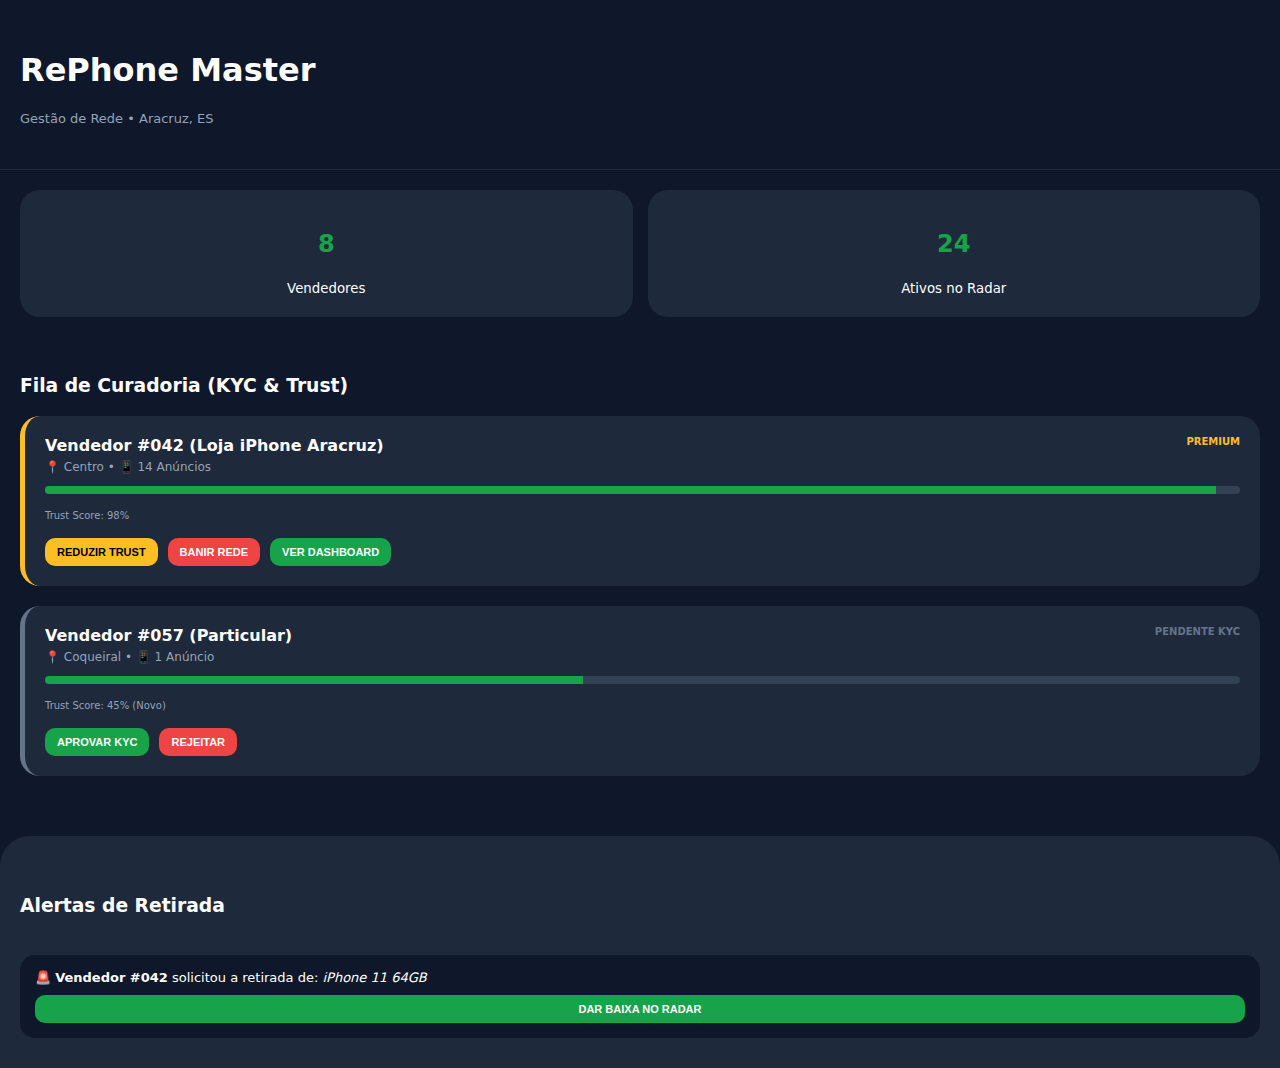
<file: v3/admin-rephone-master.html>
<!DOCTYPE html>
<html lang="pt-br">
<head>
    <meta charset="UTF-8">
    <meta name="viewport" content="width=device-width, initial-scale=1.0">
    <title>Master Control | RePhone Aracruz</title>
    <link rel="stylesheet" href="css/style.css">
    <style>
        body { background: #0f172a; color: white; }
        .admin-header { padding: 30px 20px; border-bottom: 1px solid #1e293b; }
        .stat-grid { display: grid; grid-template-columns: 1fr 1fr; gap: 15px; padding: 20px; }
        .stat-card { background: #1e293b; padding: 20px; border-radius: 20px; text-align: center; }
        .stat-card h2 { font-size: 24px; color: #16a34a; }
        
        .management-section { padding: 20px; }
        .vendor-card { background: #1e293b; border-radius: 20px; padding: 20px; margin-bottom: 20px; border-left: 5px solid #64748b; }
        .vendor-card.premium { border-left-color: #fbbf24; }
        
        .actions { display: flex; gap: 10px; margin-top: 15px; }
        .btn-sm { padding: 8px 12px; border-radius: 10px; font-size: 11px; font-weight: 800; border: none; cursor: pointer; }
        .btn-approve { background: #16a34a; color: white; }
        .btn-warning { background: #fbbf24; color: #000; }
        .btn-danger { background: #ef4444; color: white; }
        
        .trust-meter { height: 8px; background: #334155; border-radius: 10px; margin: 10px 0; overflow: hidden; }
        .trust-fill { height: 100%; background: #16a34a; transition: 0.3s; }
    </style>
</head>
<body>

    <header class="admin-header">
        <h1 style="font-weight: 900;">RePhone Master</h1>
        <p style="color: #94a3b8; font-size: 13px;">Gestão de Rede • Aracruz, ES</p>
    </header>

    <div class="stat-grid">
        <div class="stat-card">
            <h2 id="totalVendors">8</h2>
            <small>Vendedores</small>
        </div>
        <div class="stat-card">
            <h2 id="totalAds">24</h2>
            <small>Ativos no Radar</small>
        </div>
    </div>

    <div class="management-section">
        <h3 style="margin-bottom: 20px;">Fila de Curadoria (KYC & Trust)</h3>

        <div class="vendor-card premium">
            <div style="display: flex; justify-content: space-between;">
                <strong>Vendedor #042 (Loja iPhone Aracruz)</strong>
                <span style="color: #fbbf24; font-size: 10px; font-weight: 900;">PREMIUM</span>
            </div>
            <p style="font-size: 12px; color: #94a3b8; margin-top: 5px;">📍 Centro • 📱 14 Anúncios</p>
            
            <div class="trust-meter">
                <div class="trust-fill" style="width: 98%;"></div>
            </div>
            <small style="font-size: 10px; color: #94a3b8;">Trust Score: 98%</small>

            <div class="actions">
                <button class="btn-sm btn-warning">REDUZIR TRUST</button>
                <button class="btn-sm btn-danger">BANIR REDE</button>
                <button class="btn-sm btn-approve" onclick="window.location.href='dashboard-vendedor.html'">VER DASHBOARD</button>
            </div>
        </div>

        <div class="vendor-card">
            <div style="display: flex; justify-content: space-between;">
                <strong>Vendedor #057 (Particular)</strong>
                <span style="color: #64748b; font-size: 10px; font-weight: 900;">PENDENTE KYC</span>
            </div>
            <p style="font-size: 12px; color: #94a3b8; margin-top: 5px;">📍 Coqueiral • 📱 1 Anúncio</p>
            
            <div class="trust-meter">
                <div class="trust-fill" style="width: 45%;"></div>
            </div>
            <small style="font-size: 10px; color: #94a3b8;">Trust Score: 45% (Novo)</small>

            <div class="actions">
                <button class="btn-sm btn-approve">APROVAR KYC</button>
                <button class="btn-sm btn-danger">REJEITAR</button>
            </div>
        </div>
    </div>

    <div class="management-section" style="background: #1e293b; border-radius: 30px 30px 0 0; margin-top: 20px;">
        <h3 style="padding: 20px 0;">Alertas de Retirada</h3>
        <div id="retiradaList">
            <div style="background: #0f172a; padding: 15px; border-radius: 15px; margin-bottom: 10px; font-size: 13px;">
                🚨 <strong>Vendedor #042</strong> solicitou a retirada de: <em>iPhone 11 64GB</em>
                <button class="btn-sm btn-approve" style="display: block; margin-top: 10px; width: 100%;">DAR BAIXA NO RADAR</button>
            </div>
        </div>
    </div>

</body>
</html>
</file>
<file: v3/css/style.css>
body {
  font-family: system-ui, -apple-system, BlinkMacSystemFont;
  margin:0;
  background:#f8fafc;
  color:#0f172a;
}
.top {
  padding:1rem;
  background:#dcfce7;
}
.container { padding:1rem; }
.search-box input {
  width:100%;
  padding:0.8rem;
  margin-bottom:0.6rem;
  border-radius:12px;
  border:1px solid #ccc;
}
.offers {
  display:grid;
  gap:1rem;
}
.card {
  background:white;
  border-radius:16px;
  padding:1rem;
}
.radar-bubble {
  position:fixed;
  bottom:20px;
  right:20px;
  background:#22c55e;
  color:white;
  padding:0.7rem 1rem;
  border-radius:999px;
  animation:pulse 1.5s infinite;
}
.hidden { display:none; }
.match-bar {
  position:fixed;
  bottom:0;
  left:0;
  right:0;
  background:white;
  border-top:2px solid #22c55e;
  padding:1rem;
}
@keyframes pulse {
  0% { opacity:1; }
  50% { opacity:.5; }
  100% { opacity:1; }
}
</file>
